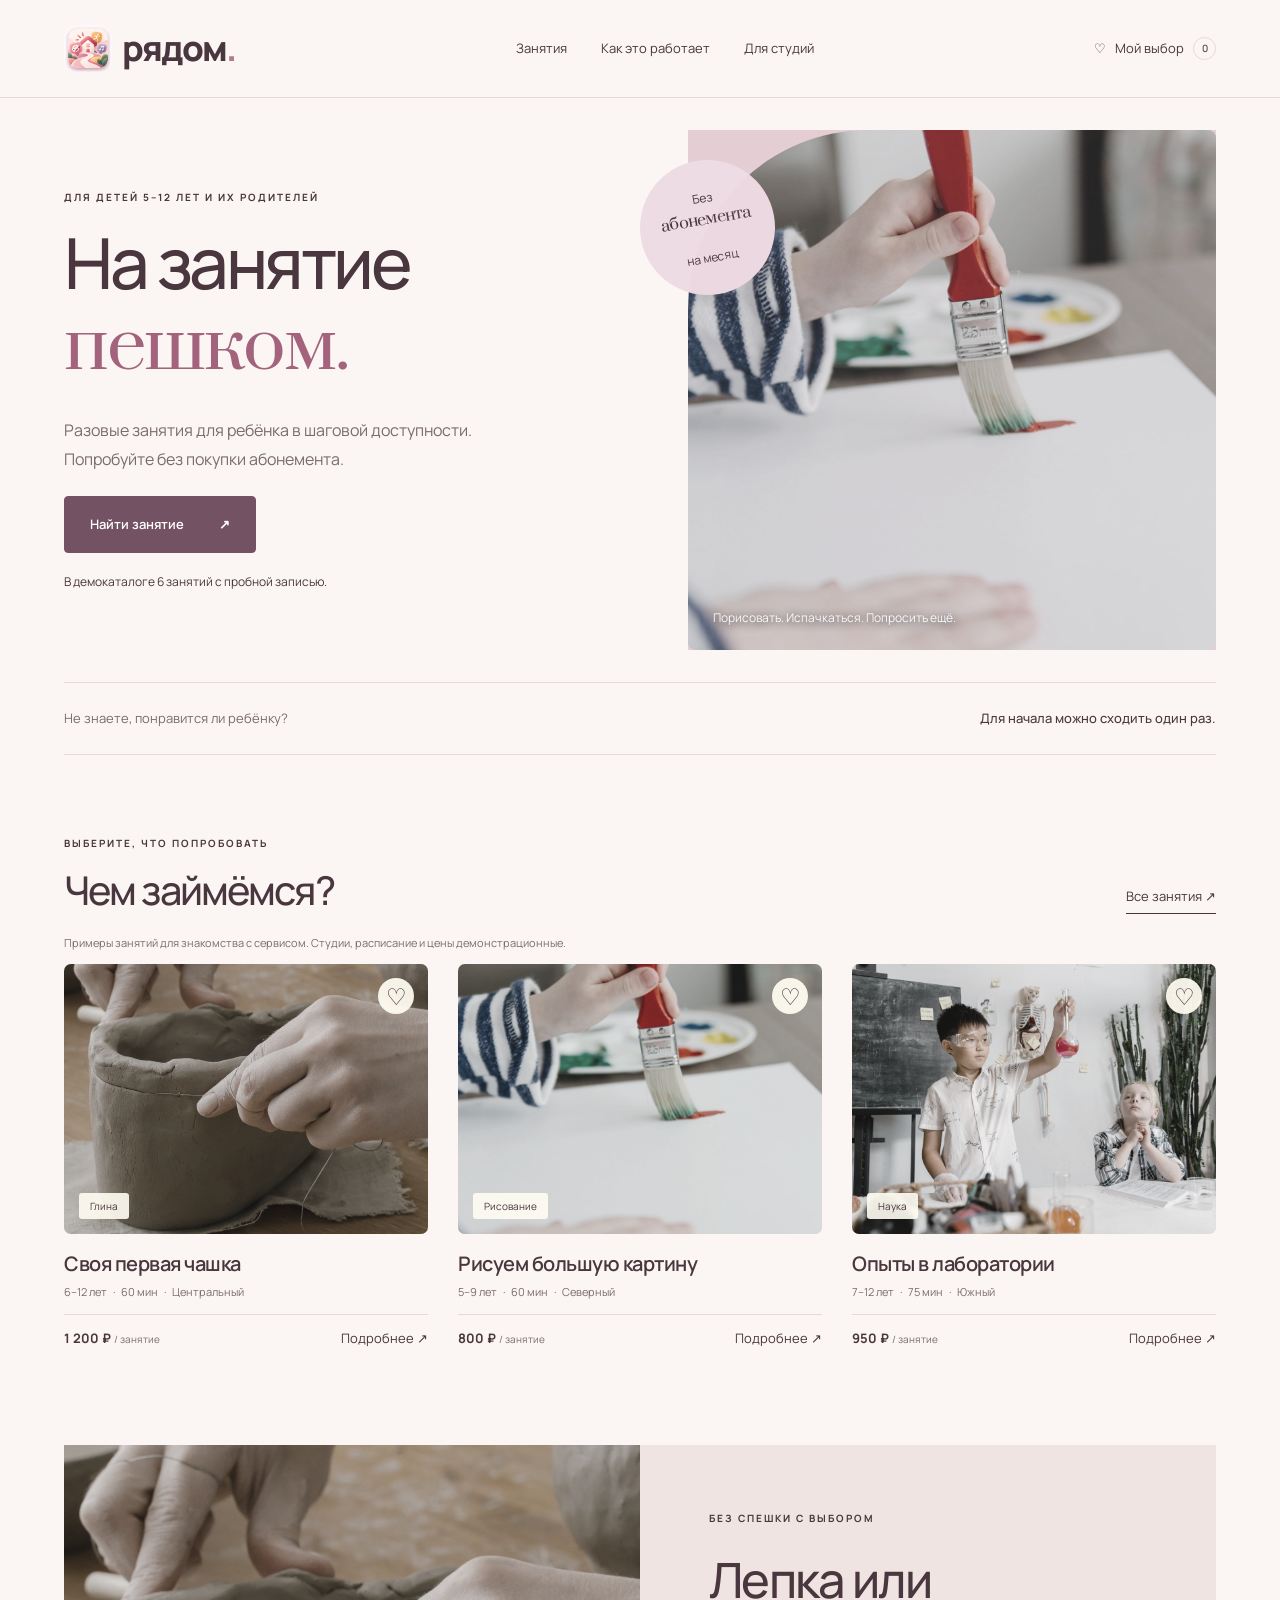
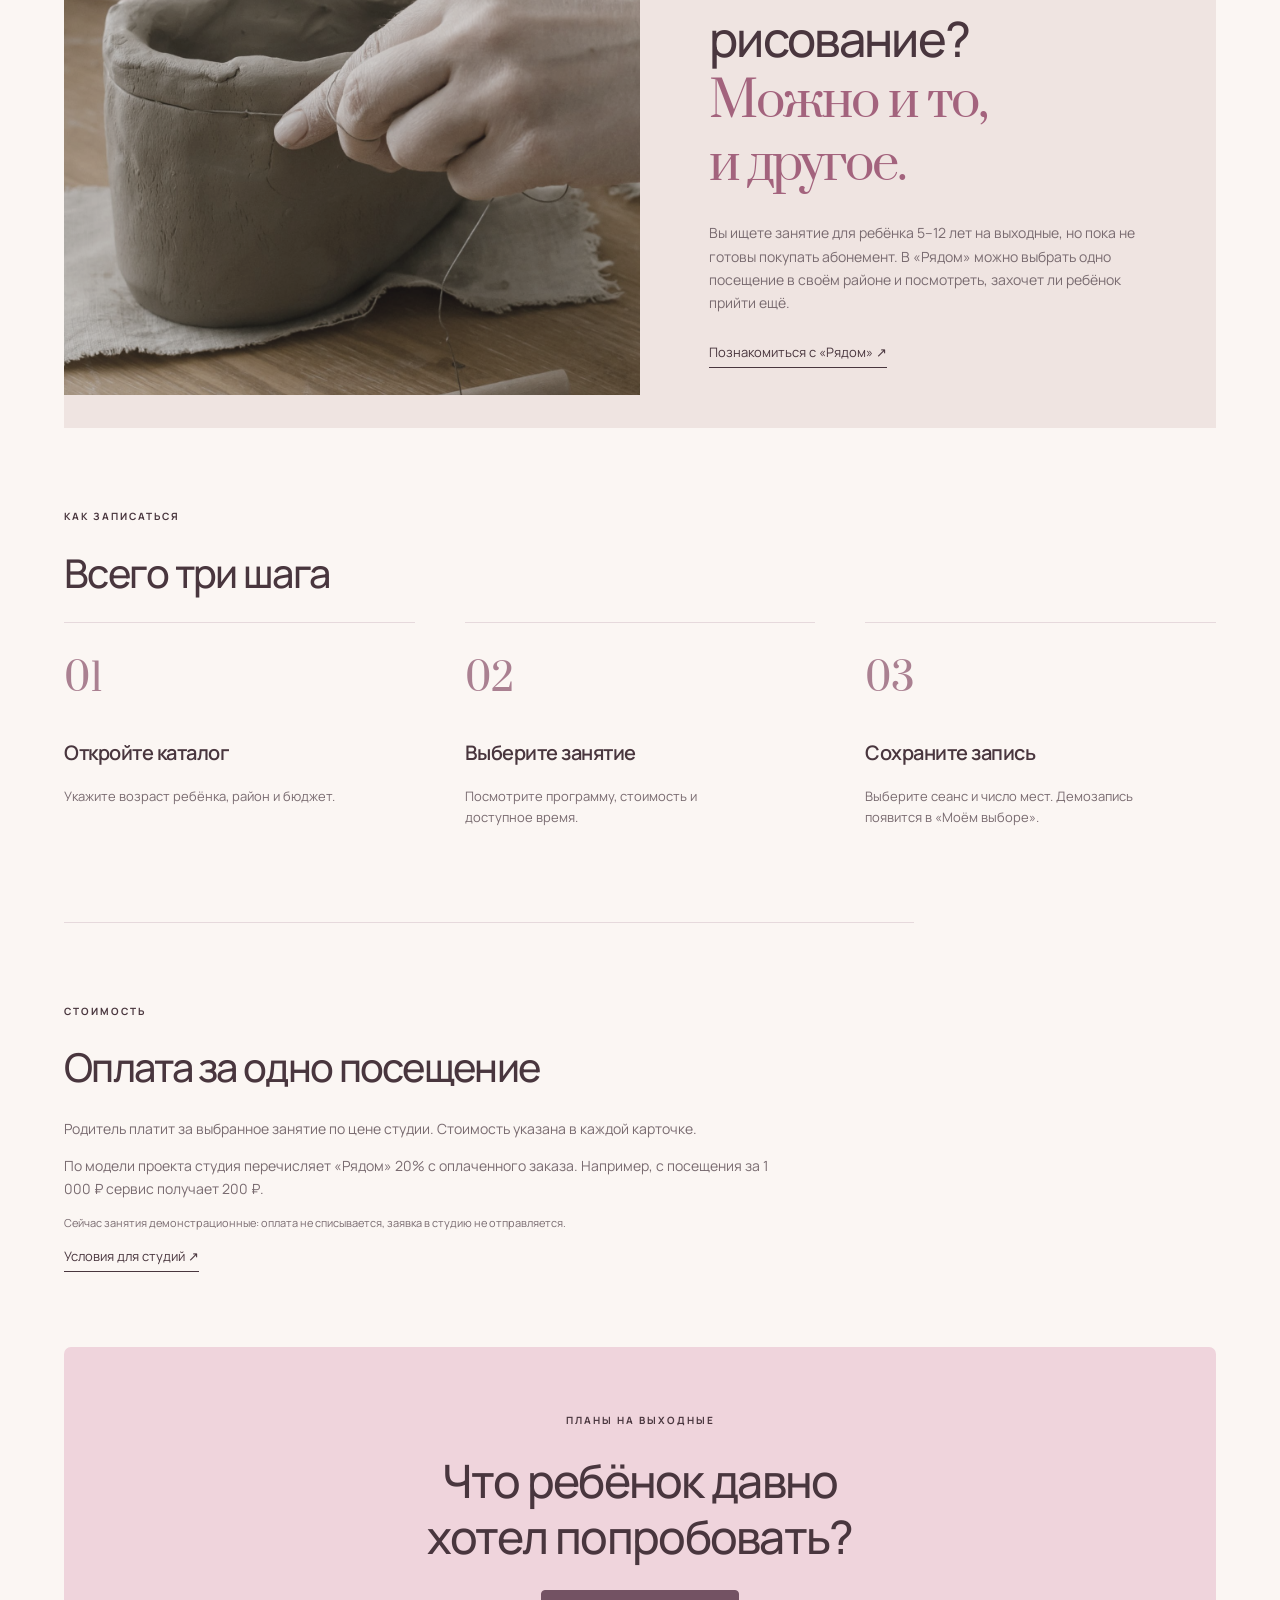
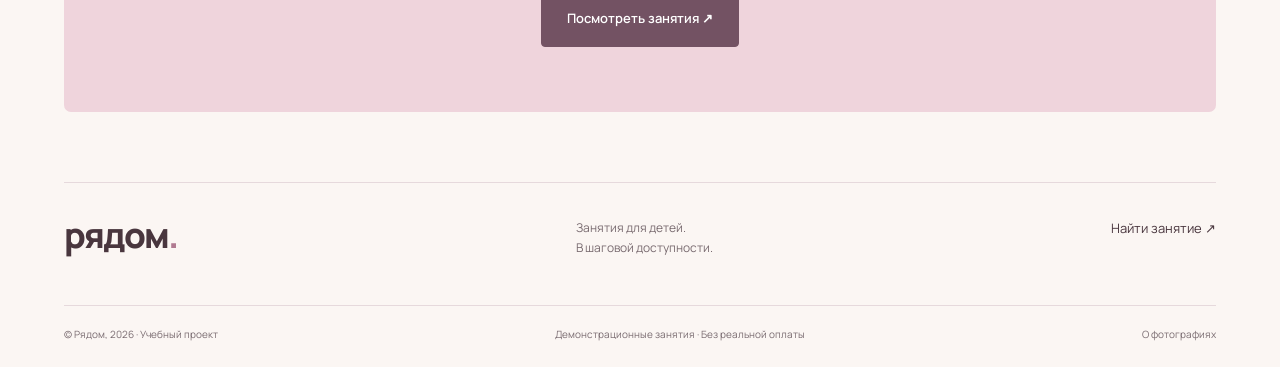
<file: index.html>
<!doctype html><html lang="ru"><head><meta charset="utf-8"><meta name="viewport" content="width=device-width,initial-scale=1"><meta name="theme-color" content="#f8f5ef"><title>Главная — Рядом</title><meta name="description" content="Рядом — витрина разовых занятий для детей 5–12 лет. Найдите новое увлечение без абонемента."><link rel="icon" href="house.jpg"><link rel="stylesheet" href="showcase.css"><script defer src="showcase.js"></script></head><body data-page="index"><a class="skip" href="#main">К содержанию</a><header class="header"><a class="logo" href="index.html"><img src="house.jpg" alt="">рядом<span>.</span></a><nav aria-label="Основная навигация"><a href="catalog.html">Занятия</a><a href="about.html">Как это работает</a><a href="partners.html">Для студий</a></nav><a class="saved-link" href="saved.html">♡ <span>Мой выбор</span><b id="saved-count">0</b></a></header><main id="main"><section class="hero"><div class="hero-copy"><span class="eyebrow">Для детей 5–12 лет и их родителей</span><h1>На занятие<br><em>пешком.</em></h1><p>Разовые занятия для ребёнка в шаговой доступности.<br>Попробуйте без покупки абонемента.</p><a class="btn" href="catalog.html">Найти занятие <span>↗</span></a><p class="hero-proof">В демокаталоге 6 занятий с пробной записью.</p></div><div class="hero-photo"><img src="painting.jpg" alt="Ребёнок рисует кистью на холсте" fetchpriority="high"><span class="photo-label">Порисовать. Испачкаться. Попросить ещё.</span><div class="photo-stamp">Без<br><em>абонемента</em><br>на месяц</div></div></section><section class="intro-line"><span>Не знаете, понравится ли ребёнку?</span><strong>Для начала можно сходить один раз.</strong></section><section class="section"><div class="section-title"><div><span class="eyebrow">Выберите, что попробовать</span><h2>Чем займёмся?</h2></div><a class="text-link" href="catalog.html">Все занятия ↗</a></div><p class="demo-note">Примеры занятий для знакомства с сервисом. Студии, расписание и цены демонстрационные.</p><div class="card-grid" id="featured"></div></section><section class="editorial"><div class="editorial-photo"><img src="pottery.jpg" alt="Руки создают изделие из глины" loading="lazy"></div><div class="editorial-copy"><span class="eyebrow">Без спешки с выбором</span><h2>Лепка или рисование?<br><em>Можно и то,<br>и другое.</em></h2><p>Вы ищете занятие для ребёнка 5–12 лет на выходные, но пока не готовы покупать абонемент. В «Рядом» можно выбрать одно посещение в своём районе и посмотреть, захочет ли ребёнок прийти ещё.</p><a class="text-link" href="about.html">Познакомиться с «Рядом» ↗</a></div></section><section class="section"><span class="eyebrow">Как записаться</span><h2>Всего три шага</h2><div class="steps"><article><span>01</span><h3>Откройте каталог</h3><p>Укажите возраст ребёнка, район и бюджет.</p></article><article><span>02</span><h3>Выберите занятие</h3><p>Посмотрите программу, стоимость и доступное время.</p></article><article><span>03</span><h3>Сохраните запись</h3><p>Выберите сеанс и число мест. Демозапись появится в «Моём выборе».</p></article></div></section><section class="section payment-summary"><span class="eyebrow">Стоимость</span><h2>Оплата за одно посещение</h2><p>Родитель платит за выбранное занятие по цене студии. Стоимость указана в каждой карточке.</p><p>По модели проекта студия перечисляет «Рядом» 20% с оплаченного заказа. Например, с посещения за 1 000 ₽ сервис получает 200 ₽.</p><p class="demo-note">Сейчас занятия демонстрационные: оплата не списывается, заявка в студию не отправляется.</p><a class="text-link" href="partners.html#model">Условия для студий ↗</a></section><section class="cta"><span class="eyebrow">Планы на выходные</span><h2>Что ребёнок давно<br>хотел попробовать?</h2><a class="btn" href="catalog.html">Посмотреть занятия ↗</a></section></main><footer><div class="footer-top"><a class="logo" href="index.html">рядом<span>.</span></a><p>Занятия для детей.<br>В шаговой доступности.</p><a href="catalog.html">Найти занятие ↗</a></div><div class="footer-bottom"><span>© Рядом, 2026 · Учебный проект</span><span>Демонстрационные занятия · Без реальной оплаты</span><a href="about.html#photos">О фотографиях</a></div></footer><div id="toast" role="status"></div></body></html>
</file>
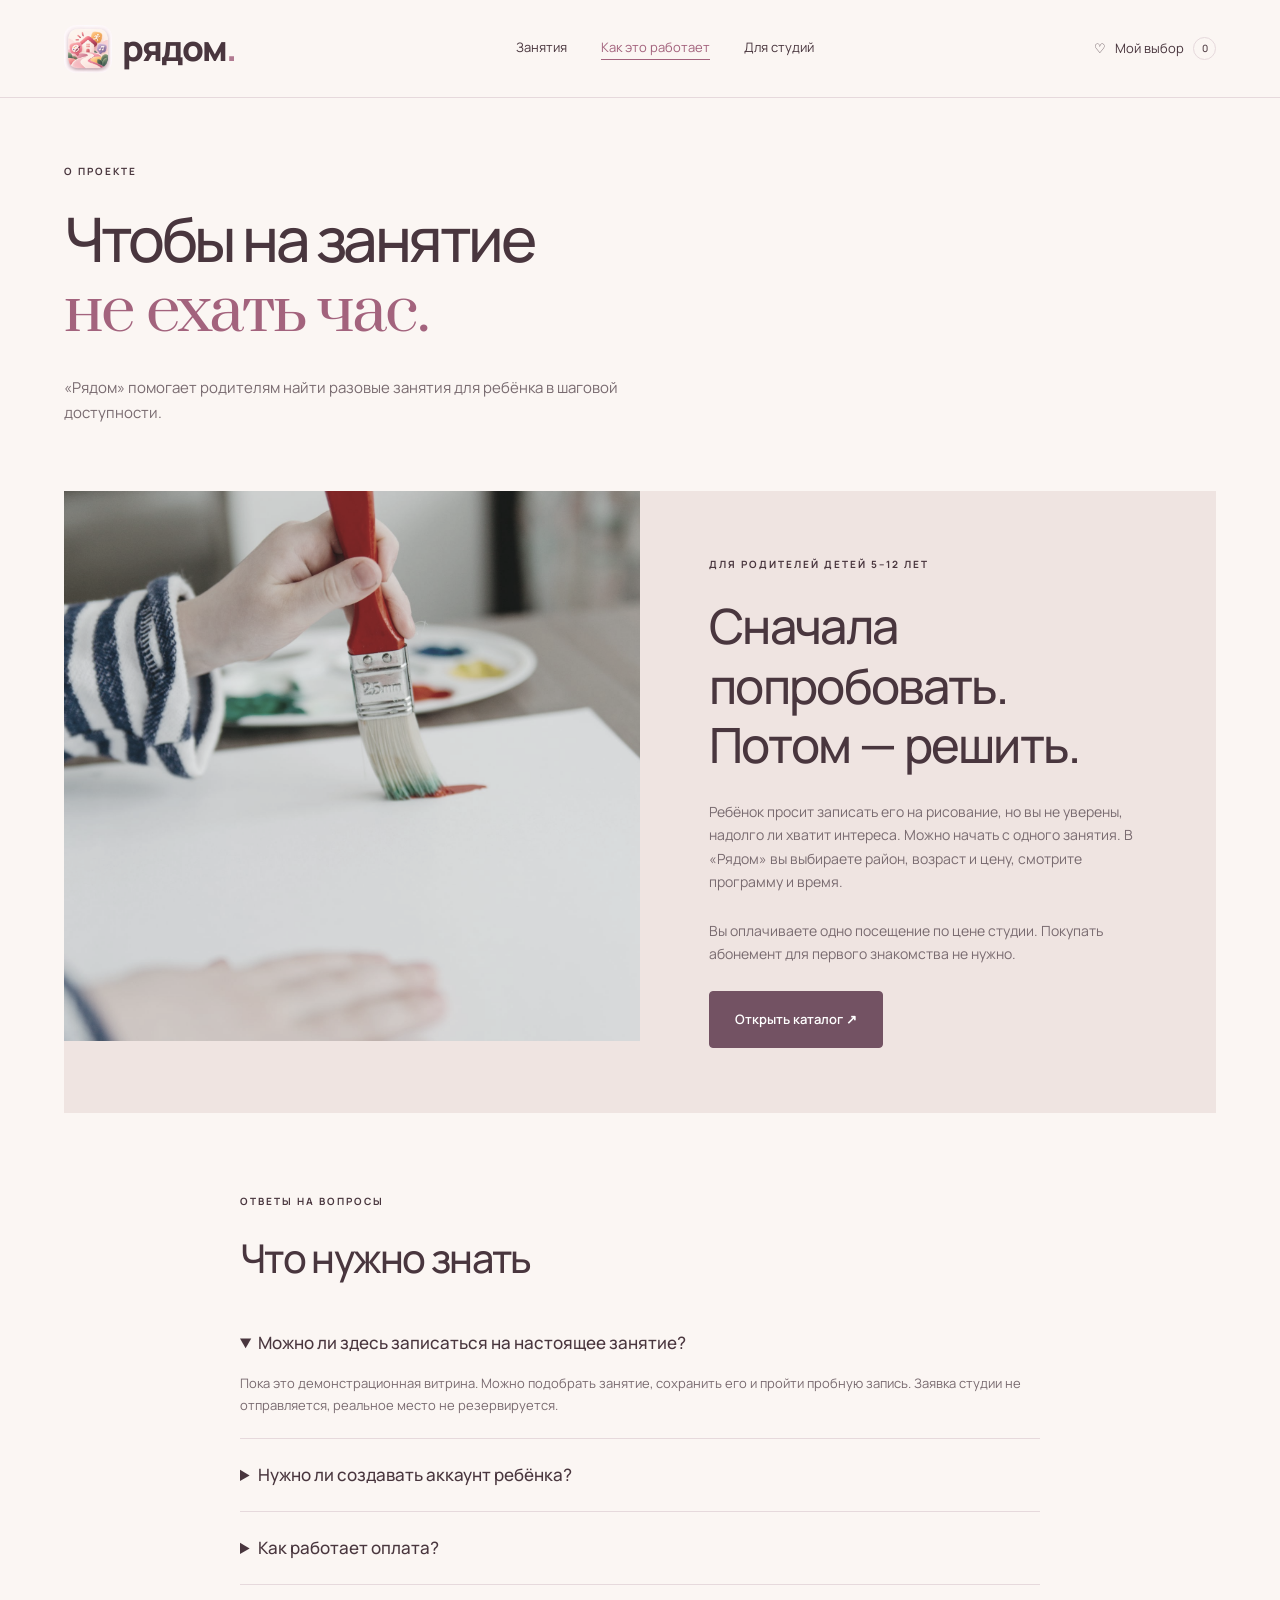
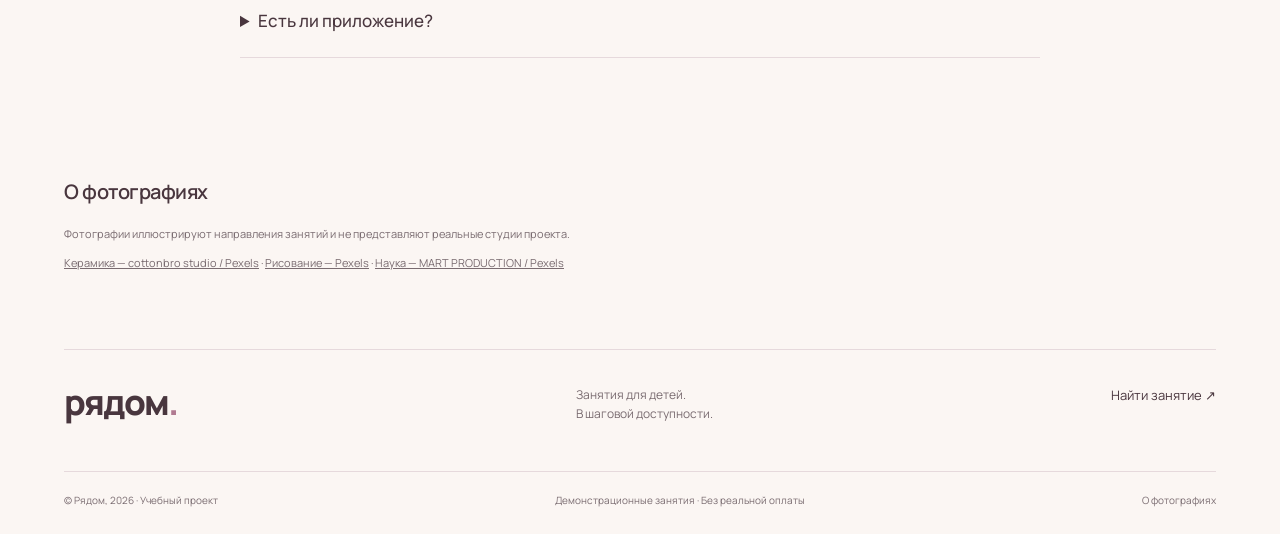
<file: about.html>
<!doctype html><html lang="ru"><head><meta charset="utf-8"><meta name="viewport" content="width=device-width,initial-scale=1"><meta name="theme-color" content="#f8f5ef"><title>О проекте — Рядом</title><meta name="description" content="Рядом — витрина разовых занятий для детей 5–12 лет. Найдите новое увлечение без абонемента."><link rel="icon" href="house.jpg"><link rel="stylesheet" href="showcase.css"><script defer src="showcase.js"></script></head><body data-page="about"><a class="skip" href="#main">К содержанию</a><header class="header"><a class="logo" href="index.html"><img src="house.jpg" alt="">рядом<span>.</span></a><nav aria-label="Основная навигация"><a href="catalog.html">Занятия</a><a href="about.html">Как это работает</a><a href="partners.html">Для студий</a></nav><a class="saved-link" href="saved.html">♡ <span>Мой выбор</span><b id="saved-count">0</b></a></header><main id="main"><section class="page-head"><span class="eyebrow">О проекте</span><h1>Чтобы на занятие<br><em>не ехать час.</em></h1><p>«Рядом» помогает родителям найти разовые занятия для ребёнка в шаговой доступности.</p></section><section class="editorial"><div class="editorial-photo"><img src="painting.jpg" alt="Рисование кистью на холсте"></div><div class="editorial-copy"><span class="eyebrow">Для родителей детей 5–12 лет</span><h2>Сначала попробовать.<br>Потом — решить.</h2><p>Ребёнок просит записать его на рисование, но вы не уверены, надолго ли хватит интереса. Можно начать с одного занятия. В «Рядом» вы выбираете район, возраст и цену, смотрите программу и время.</p><p>Вы оплачиваете одно посещение по цене студии. Покупать абонемент для первого знакомства не нужно.</p><a class="btn" href="catalog.html">Открыть каталог ↗</a></div></section><section class="section narrow"><span class="eyebrow">Ответы на вопросы</span><h2>Что нужно знать</h2><details open><summary>Можно ли здесь записаться на настоящее занятие?</summary><p>Пока это демонстрационная витрина. Можно подобрать занятие, сохранить его и пройти пробную запись. Заявка студии не отправляется, реальное место не резервируется.</p></details><details><summary>Нужно ли создавать аккаунт ребёнка?</summary><p>Нет. В демоверсии нужен только выбор возрастной группы. Имя, фотографию и дату рождения ребёнка мы не запрашиваем.</p></details><details><summary>Как работает оплата?</summary><p>В модели проекта родитель оплачивает отдельное посещение, а студия платит сервису комиссию с заказа. В этой витрине оплату не принимаем.</p></details><details><summary>Есть ли приложение?</summary><p>Есть учебный Android-прототип версии 0.5.3. Для входа, каталога и бронирований нужен работающий сервер проекта. Прототип использует тестовую оплату.</p><a class="text-link" href="ryadom-parent.apk" download>Скачать Android APK · 19,4 МБ ↓</a></details></section><section class="credits" id="photos"><h3>О фотографиях</h3><p>Фотографии иллюстрируют направления занятий и не представляют реальные студии проекта.</p><p><a href="https://www.pexels.com/photo/a-person-doing-pottery-6694323/">Керамика — cottonbro studio / Pexels</a> · <a href="https://www.pexels.com/photo/a-child-painting-using-a-paintbrush-6964715/">Рисование — Pexels</a> · <a href="https://www.pexels.com/photo/students-doing-a-science-experiment-inside-the-laboratory-8471835/">Наука — MART PRODUCTION / Pexels</a></p></section></main><footer><div class="footer-top"><a class="logo" href="index.html">рядом<span>.</span></a><p>Занятия для детей.<br>В шаговой доступности.</p><a href="catalog.html">Найти занятие ↗</a></div><div class="footer-bottom"><span>© Рядом, 2026 · Учебный проект</span><span>Демонстрационные занятия · Без реальной оплаты</span><a href="about.html#photos">О фотографиях</a></div></footer><div id="toast" role="status"></div></body></html>
</file>
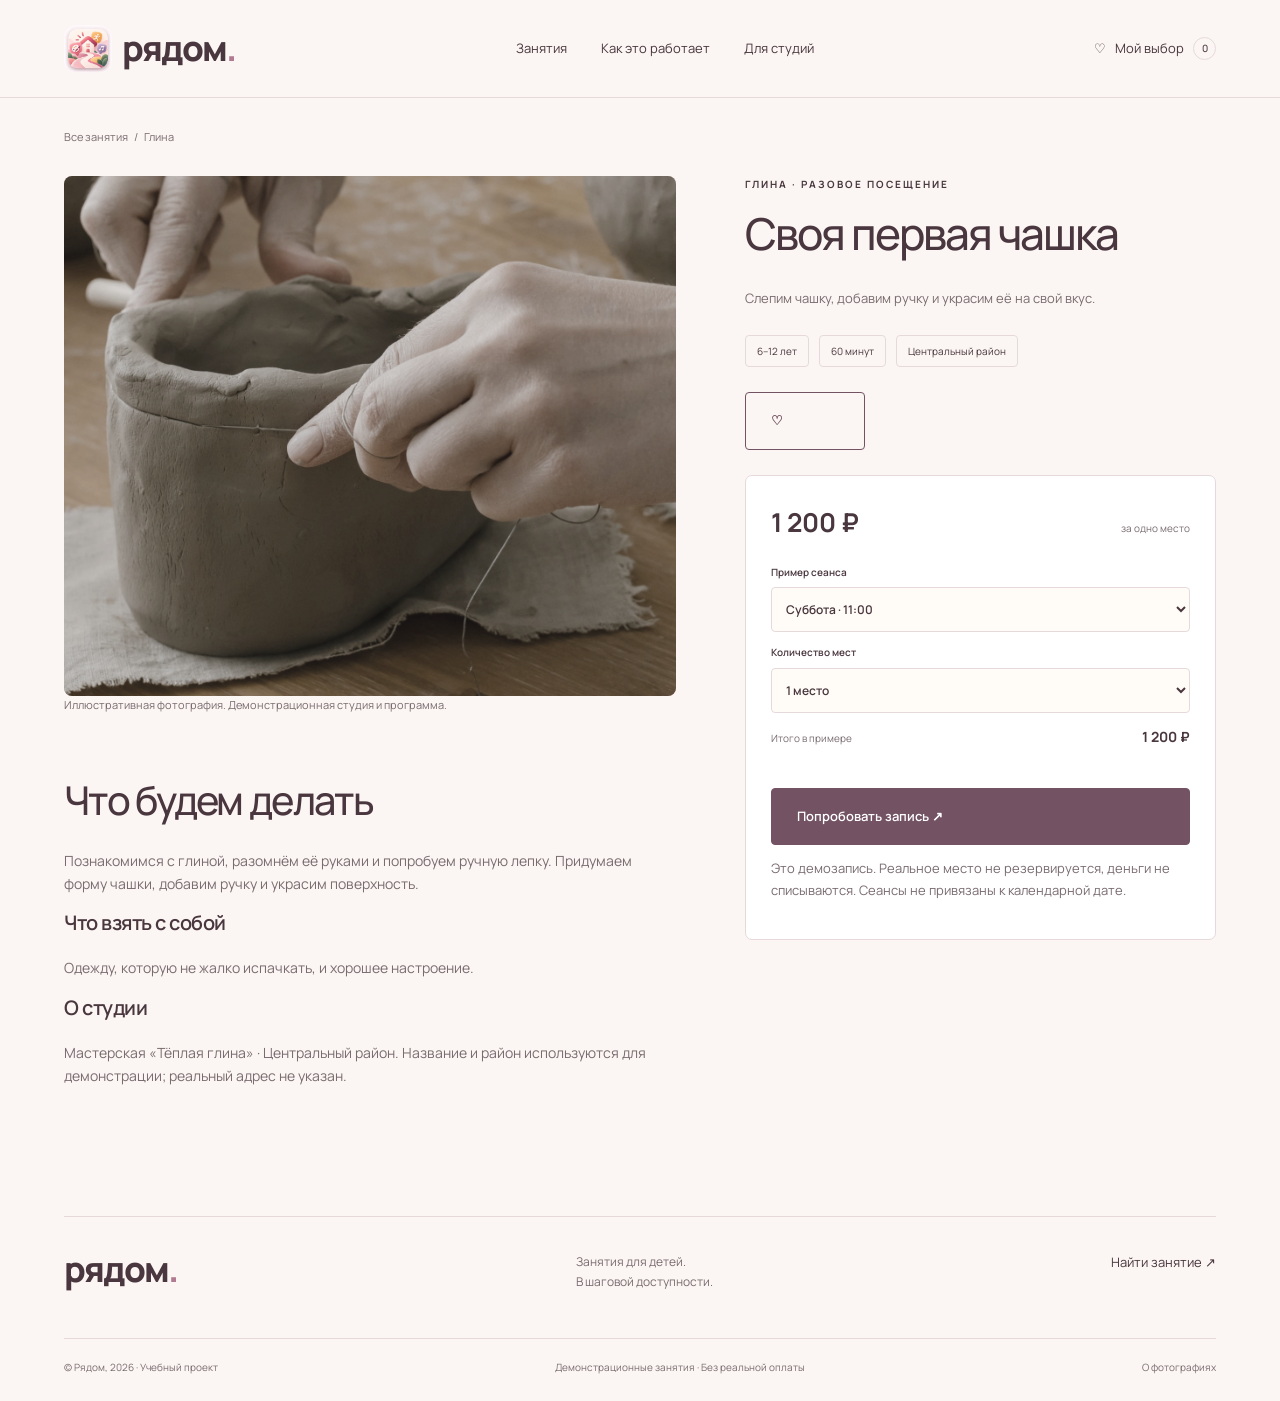
<file: activity.html>
<!doctype html><html lang="ru"><head><meta charset="utf-8"><meta name="viewport" content="width=device-width,initial-scale=1"><meta name="theme-color" content="#f8f5ef"><title>Занятие — Рядом</title><meta name="description" content="Рядом — витрина разовых занятий для детей 5–12 лет. Найдите новое увлечение без абонемента."><link rel="icon" href="house.jpg"><link rel="stylesheet" href="showcase.css"><script defer src="showcase.js"></script></head><body data-page="activity"><a class="skip" href="#main">К содержанию</a><header class="header"><a class="logo" href="index.html"><img src="house.jpg" alt="">рядом<span>.</span></a><nav aria-label="Основная навигация"><a href="catalog.html">Занятия</a><a href="about.html">Как это работает</a><a href="partners.html">Для студий</a></nav><a class="saved-link" href="saved.html">♡ <span>Мой выбор</span><b id="saved-count">0</b></a></header><main id="main"><div id="activity-content"></div></main><footer><div class="footer-top"><a class="logo" href="index.html">рядом<span>.</span></a><p>Занятия для детей.<br>В шаговой доступности.</p><a href="catalog.html">Найти занятие ↗</a></div><div class="footer-bottom"><span>© Рядом, 2026 · Учебный проект</span><span>Демонстрационные занятия · Без реальной оплаты</span><a href="about.html#photos">О фотографиях</a></div></footer><div id="toast" role="status"></div></body></html>
</file>
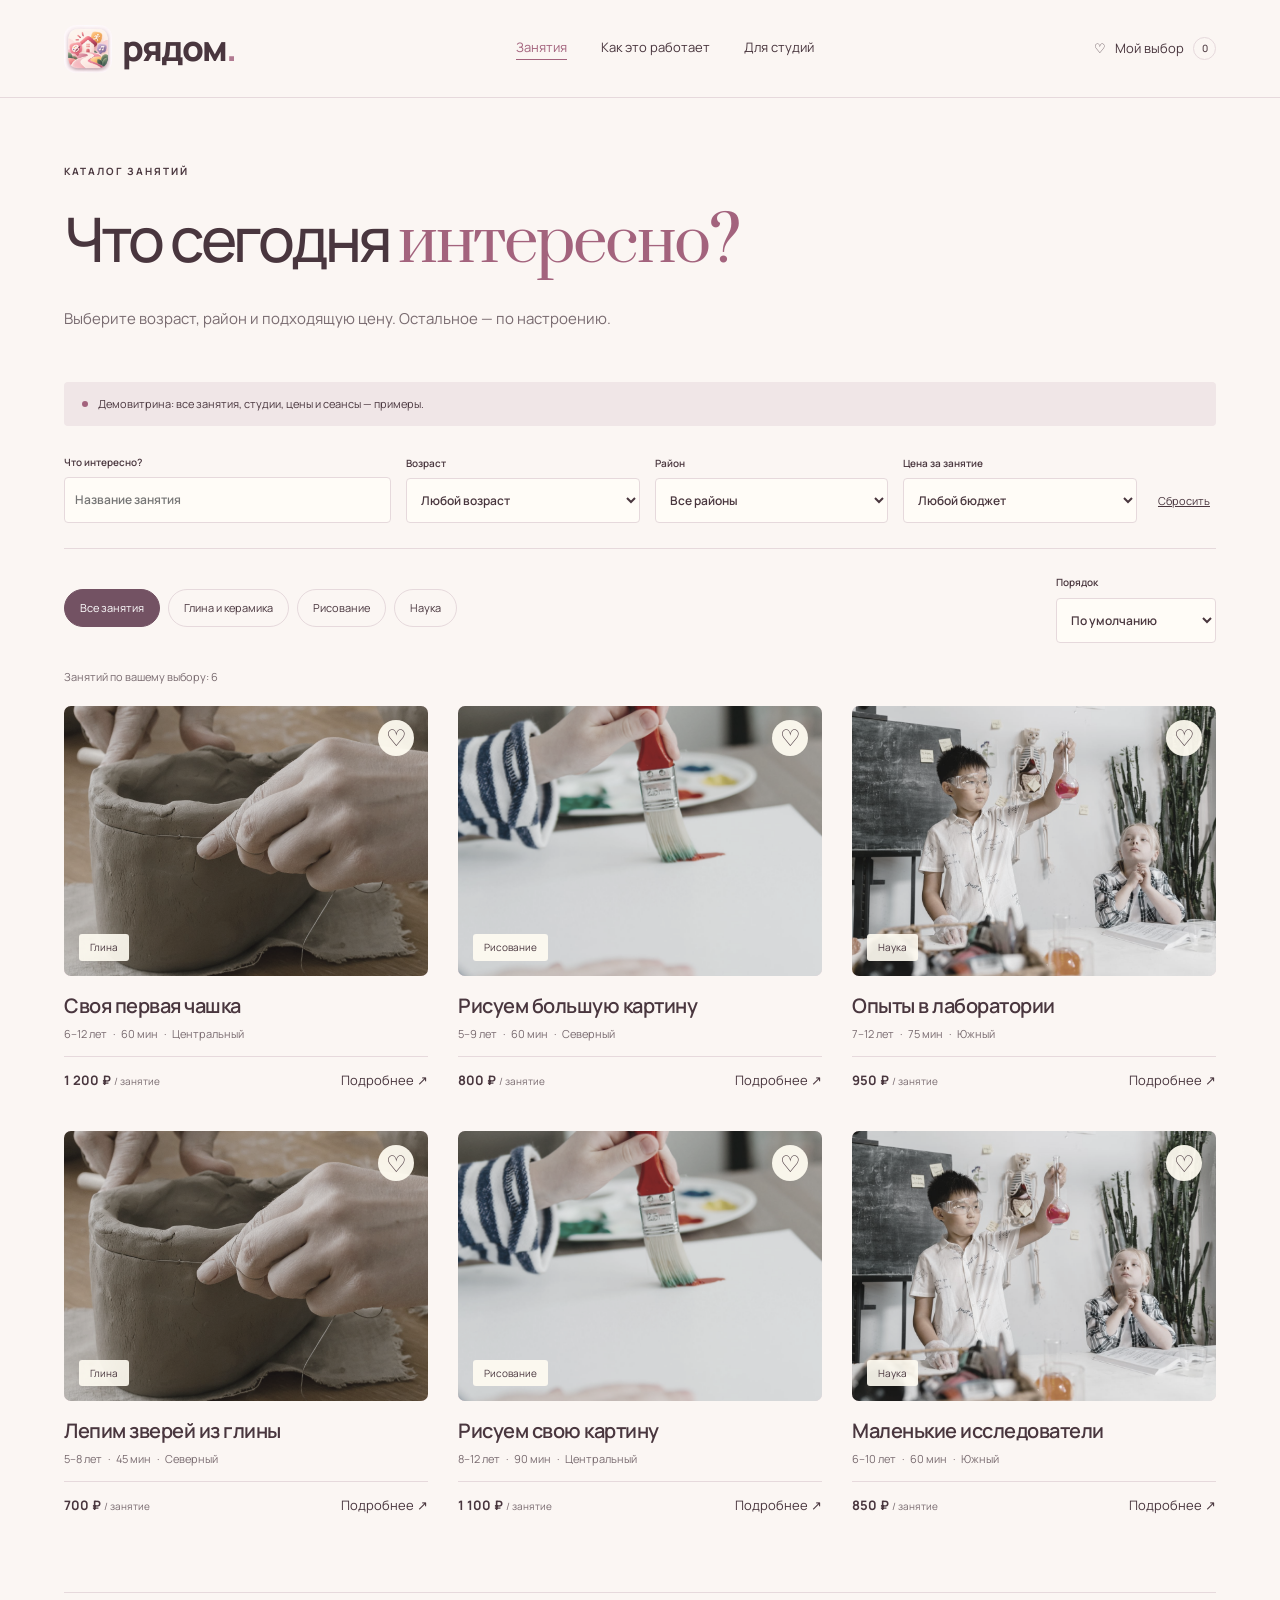
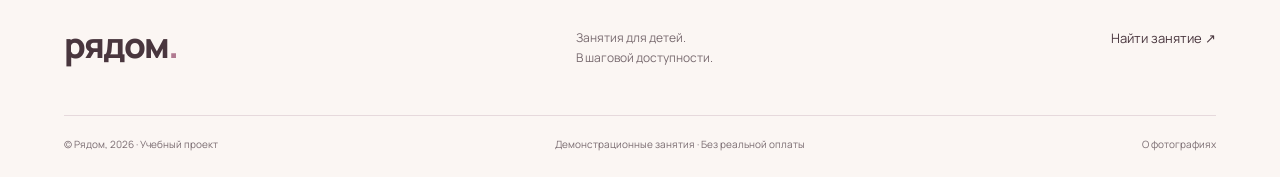
<file: catalog.html>
<!doctype html><html lang="ru"><head><meta charset="utf-8"><meta name="viewport" content="width=device-width,initial-scale=1"><meta name="theme-color" content="#f8f5ef"><title>Каталог занятий — Рядом</title><meta name="description" content="Рядом — витрина разовых занятий для детей 5–12 лет. Найдите новое увлечение без абонемента."><link rel="icon" href="house.jpg"><link rel="stylesheet" href="showcase.css"><script defer src="showcase.js"></script></head><body data-page="catalog"><a class="skip" href="#main">К содержанию</a><header class="header"><a class="logo" href="index.html"><img src="house.jpg" alt="">рядом<span>.</span></a><nav aria-label="Основная навигация"><a href="catalog.html">Занятия</a><a href="about.html">Как это работает</a><a href="partners.html">Для студий</a></nav><a class="saved-link" href="saved.html">♡ <span>Мой выбор</span><b id="saved-count">0</b></a></header><main id="main"><section class="page-head"><span class="eyebrow">Каталог занятий</span><h1>Что сегодня <em>интересно?</em></h1><p>Выберите возраст, район и подходящую цену. Остальное — по настроению.</p></section><div class="demo-banner"><span class="dot"></span> Демовитрина: все занятия, студии, цены и сеансы — примеры.</div><form class="filters" id="filters"><label>Что интересно?<input type="search" id="search" placeholder="Название занятия"></label><label>Возраст<select id="age"><option value="0">Любой возраст</option value="5">5 лет</option value="6">6 лет</option value="7">7 лет</option value="8">8 лет</option value="9">9 лет</option value="10">10 лет</option value="11">11 лет</option value="12">12 лет</option></select></label><label>Район<select id="area"><option value="all">Все районы</option><option>Центральный</option><option>Северный</option><option>Южный</option></select></label><label>Цена за занятие<select id="price"><option value="9999">Любой бюджет</option value="800">До 800 ₽</option><option value="1000">До 1 000 ₽</option><option value="1500">До 1 500 ₽</option></select></label><button type="reset" class="reset">Сбросить</button></form><div class="catalog-toolbar"><div class="chips" aria-label="Направление"><button class="chip active" data-category="all" aria-pressed="true">Все занятия</button><button class="chip" data-category="Глина" aria-pressed="false">Глина и керамика</button><button class="chip" data-category="Рисование" aria-pressed="false">Рисование</button><button class="chip" data-category="Наука" aria-pressed="false">Наука</button></div><label class="sort-label">Порядок<select id="sort"><option value="default">По умолчанию</option><option value="price">Сначала дешевле</option></select></label></div><p class="result-count" id="result-count" aria-live="polite"></p><div class="card-grid catalog-grid" id="catalog-grid"></div><div class="empty" id="empty" hidden><h2>Пока ничего не нашлось</h2><p>Попробуйте другой возраст, район или бюджет.</p><button class="btn" id="clear-filters">Сбросить фильтры</button></div></main><footer><div class="footer-top"><a class="logo" href="index.html">рядом<span>.</span></a><p>Занятия для детей.<br>В шаговой доступности.</p><a href="catalog.html">Найти занятие ↗</a></div><div class="footer-bottom"><span>© Рядом, 2026 · Учебный проект</span><span>Демонстрационные занятия · Без реальной оплаты</span><a href="about.html#photos">О фотографиях</a></div></footer><div id="toast" role="status"></div></body></html>
</file>
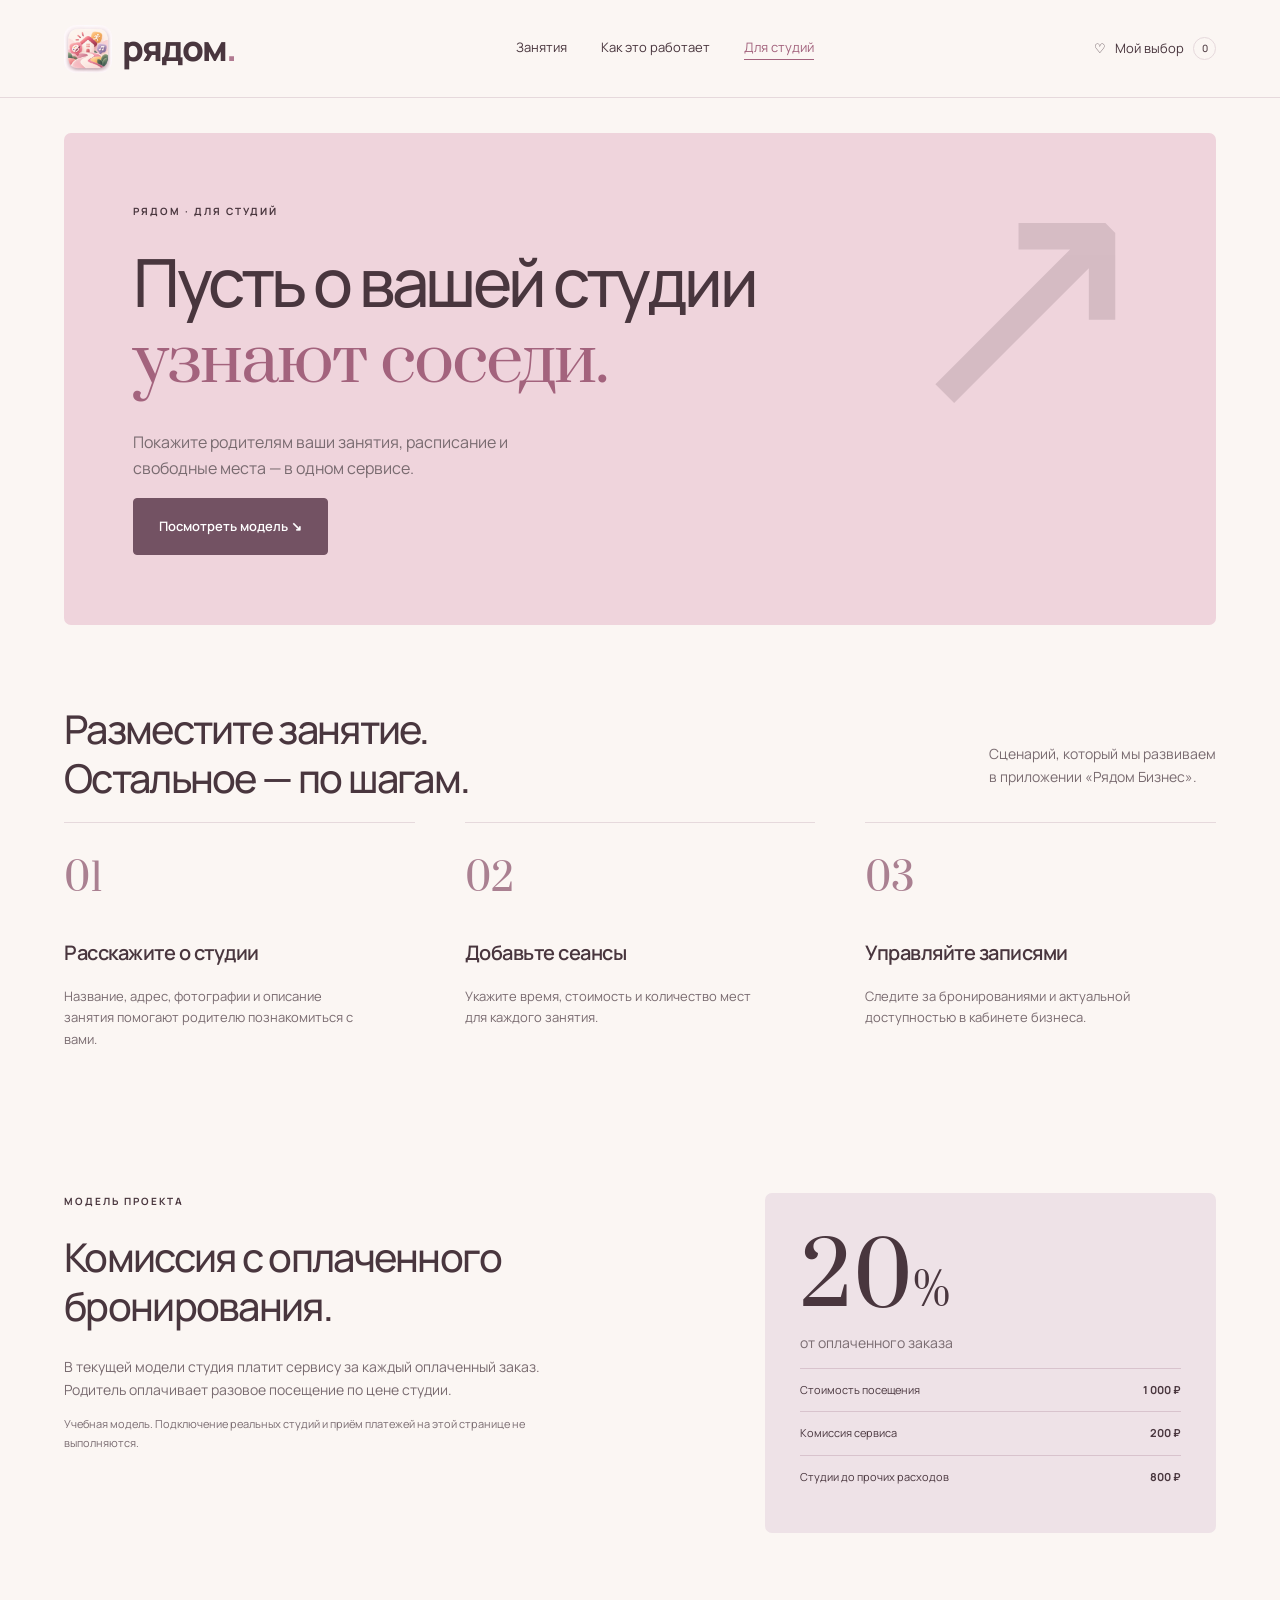
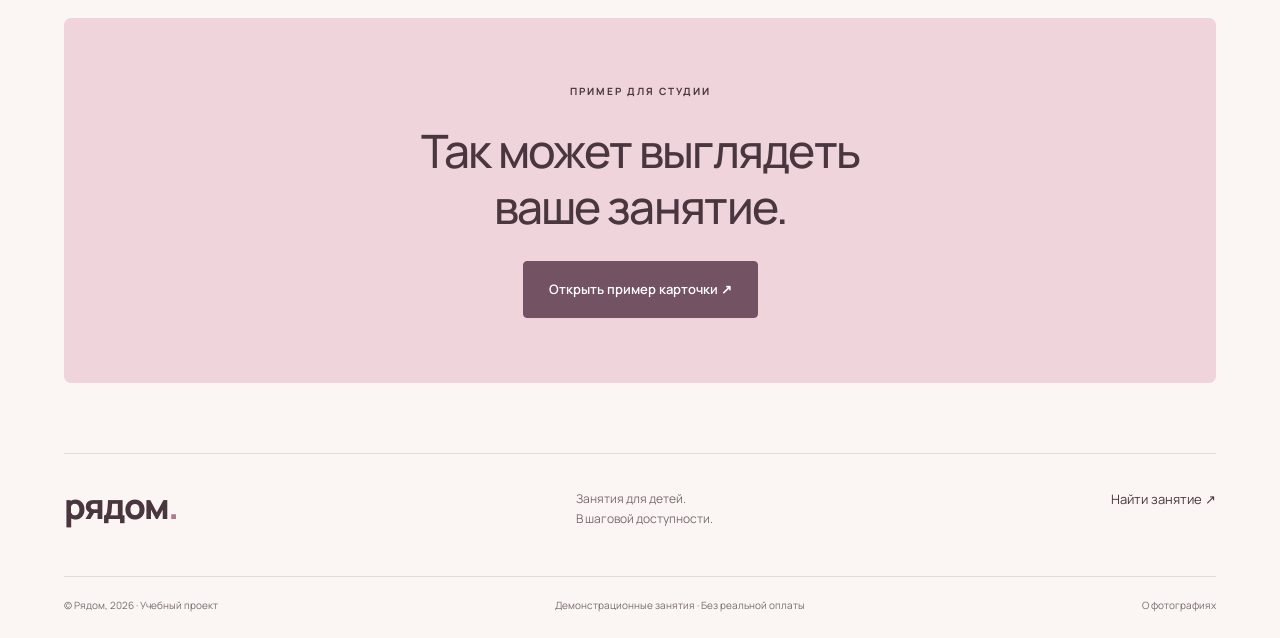
<file: partners.html>
<!doctype html><html lang="ru"><head><meta charset="utf-8"><meta name="viewport" content="width=device-width,initial-scale=1"><meta name="theme-color" content="#f8f5ef"><title>Для студий — Рядом</title><meta name="description" content="Рядом — витрина разовых занятий для детей 5–12 лет. Найдите новое увлечение без абонемента."><link rel="icon" href="house.jpg"><link rel="stylesheet" href="showcase.css"><script defer src="showcase.js"></script></head><body data-page="partners"><a class="skip" href="#main">К содержанию</a><header class="header"><a class="logo" href="index.html"><img src="house.jpg" alt="">рядом<span>.</span></a><nav aria-label="Основная навигация"><a href="catalog.html">Занятия</a><a href="about.html">Как это работает</a><a href="partners.html">Для студий</a></nav><a class="saved-link" href="saved.html">♡ <span>Мой выбор</span><b id="saved-count">0</b></a></header><main id="main"><section class="partner-hero"><span class="eyebrow">Рядом · для студий</span><h1>Пусть о вашей студии<br><em>узнают соседи.</em></h1><p>Покажите родителям ваши занятия, расписание и свободные места — в одном сервисе.</p><a class="btn" href="#model">Посмотреть модель ↘</a><span class="partner-orbit" aria-hidden="true">↗</span></section><section class="section"><div class="section-title"><h2>Разместите занятие.<br>Остальное — по шагам.</h2><p>Сценарий, который мы развиваем<br>в приложении «Рядом Бизнес».</p></div><div class="steps"><article><span>01</span><h3>Расскажите о студии</h3><p>Название, адрес, фотографии и описание занятия помогают родителю познакомиться с вами.</p></article><article><span>02</span><h3>Добавьте сеансы</h3><p>Укажите время, стоимость и количество мест для каждого занятия.</p></article><article><span>03</span><h3>Управляйте записями</h3><p>Следите за бронированиями и актуальной доступностью в кабинете бизнеса.</p></article></div></section><section class="pricing" id="model"><div><span class="eyebrow">Модель проекта</span><h2>Комиссия с оплаченного<br>бронирования.</h2><p>В текущей модели студия платит сервису за каждый оплаченный заказ. Родитель оплачивает разовое посещение по цене студии.</p><p class="demo-note">Учебная модель. Подключение реальных студий и приём платежей на этой странице не выполняются.</p></div><div class="price-panel"><strong>20<span>%</span></strong><p>от оплаченного заказа</p><div><span>Стоимость посещения</span><b>1 000 ₽</b></div><div><span>Комиссия сервиса</span><b>200 ₽</b></div><div><span>Студии до прочих расходов</span><b>800 ₽</b></div></div></section><section class="cta"><span class="eyebrow">Пример для студии</span><h2>Так может выглядеть<br>ваше занятие.</h2><a class="btn" href="activity.html?id=clay">Открыть пример карточки ↗</a></section></main><footer><div class="footer-top"><a class="logo" href="index.html">рядом<span>.</span></a><p>Занятия для детей.<br>В шаговой доступности.</p><a href="catalog.html">Найти занятие ↗</a></div><div class="footer-bottom"><span>© Рядом, 2026 · Учебный проект</span><span>Демонстрационные занятия · Без реальной оплаты</span><a href="about.html#photos">О фотографиях</a></div></footer><div id="toast" role="status"></div></body></html>
</file>
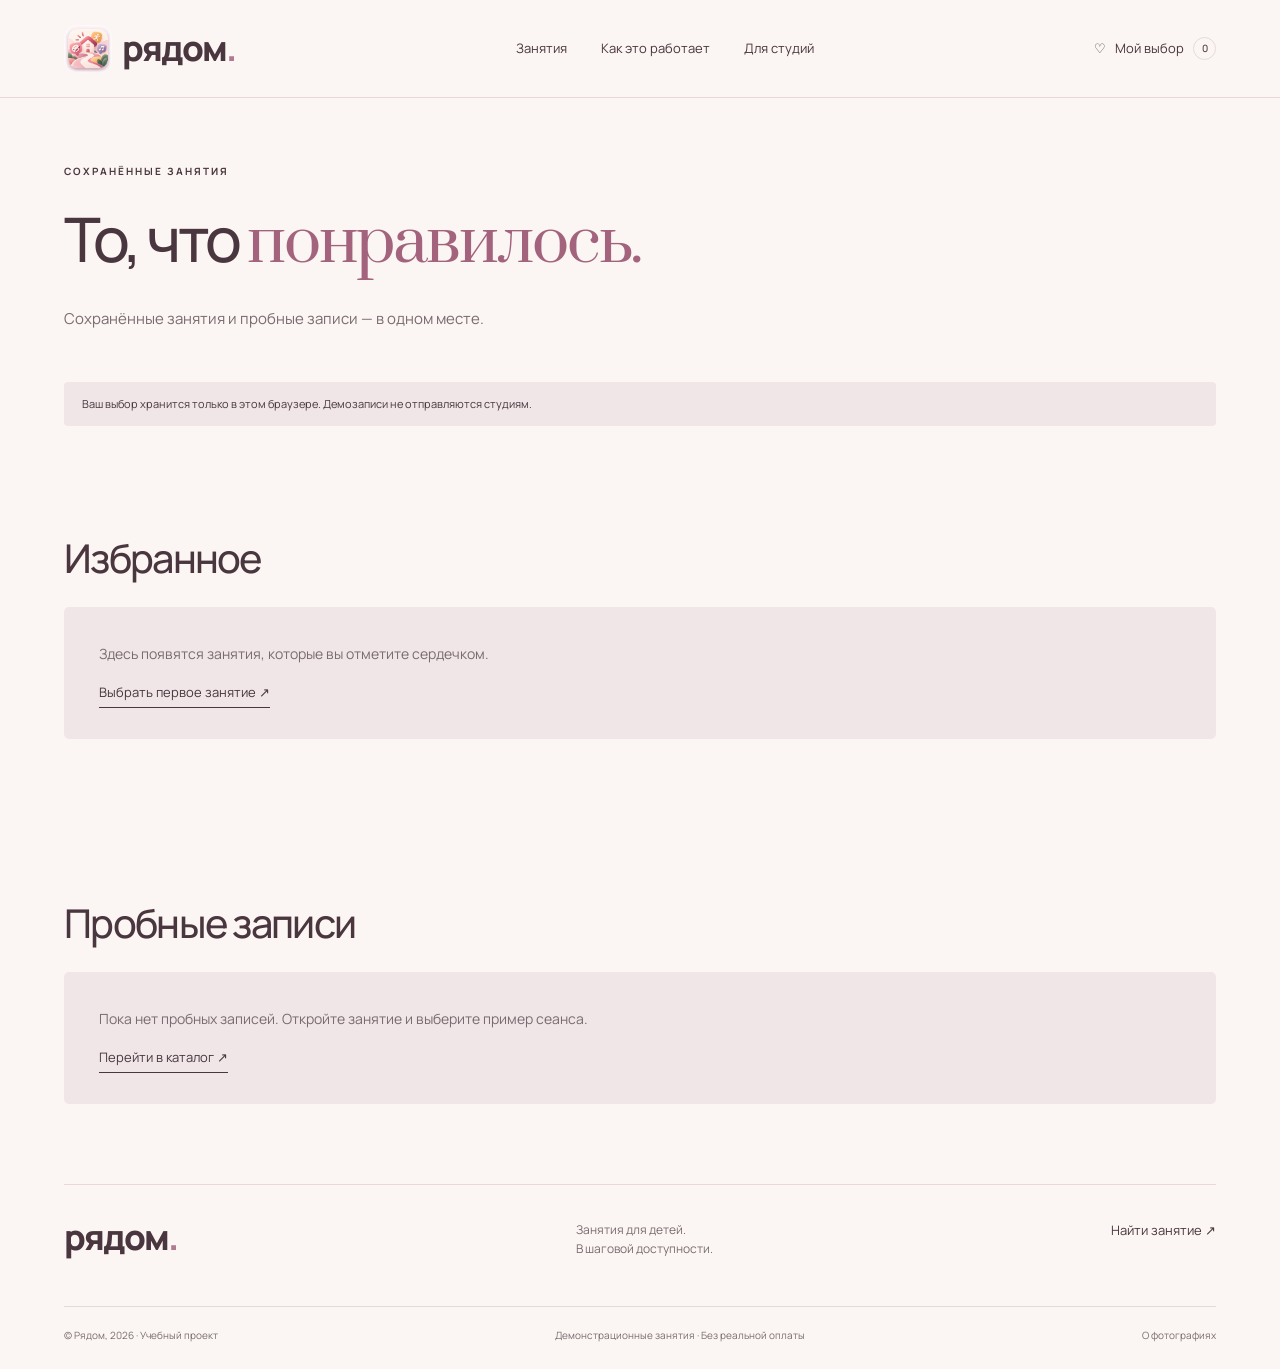
<file: saved.html>
<!doctype html><html lang="ru"><head><meta charset="utf-8"><meta name="viewport" content="width=device-width,initial-scale=1"><meta name="theme-color" content="#f8f5ef"><title>Мой выбор — Рядом</title><meta name="description" content="Рядом — витрина разовых занятий для детей 5–12 лет. Найдите новое увлечение без абонемента."><link rel="icon" href="house.jpg"><link rel="stylesheet" href="showcase.css"><script defer src="showcase.js"></script></head><body data-page="saved"><a class="skip" href="#main">К содержанию</a><header class="header"><a class="logo" href="index.html"><img src="house.jpg" alt="">рядом<span>.</span></a><nav aria-label="Основная навигация"><a href="catalog.html">Занятия</a><a href="about.html">Как это работает</a><a href="partners.html">Для студий</a></nav><a class="saved-link" href="saved.html">♡ <span>Мой выбор</span><b id="saved-count">0</b></a></header><main id="main"><section class="page-head"><span class="eyebrow">Сохранённые занятия</span><h1>То, что <em>понравилось.</em></h1><p>Сохранённые занятия и пробные записи — в одном месте.</p></section><div class="demo-banner">Ваш выбор хранится только в этом браузере. Демозаписи не отправляются студиям.</div><section class="section"><h2>Избранное</h2><div class="card-grid" id="saved-grid"></div></section><section class="section"><h2>Пробные записи</h2><div id="bookings"></div></section></main><footer><div class="footer-top"><a class="logo" href="index.html">рядом<span>.</span></a><p>Занятия для детей.<br>В шаговой доступности.</p><a href="catalog.html">Найти занятие ↗</a></div><div class="footer-bottom"><span>© Рядом, 2026 · Учебный проект</span><span>Демонстрационные занятия · Без реальной оплаты</span><a href="about.html#photos">О фотографиях</a></div></footer><div id="toast" role="status"></div></body></html>
</file>
<file: showcase.css>
@import url('https://fonts.googleapis.com/css2?family=Manrope:wght@400;500;600;700;800&family=Prata&display=swap');
:root{--bg:#f8f5ef;--ink:#302d2a;--muted:#706b65;--line:#ded9d0;--pink:#efc7bb;--terra:#985d4b;--sage:#e3e7dc}*{box-sizing:border-box}html{scroll-behavior:smooth;scroll-padding-top:100px}body{margin:0;background:var(--bg);color:var(--ink);font-family:Manrope,Arial,sans-serif;font-size:14px;line-height:1.65}a{color:inherit;text-decoration:none}button,input,select{font:inherit;color:inherit}button,a,input,select,summary{-webkit-tap-highlight-color:transparent}button{cursor:pointer}img{display:block;width:100%;height:100%;object-fit:cover}button:focus-visible,a:focus-visible,input:focus-visible,select:focus-visible,summary:focus-visible{outline:3px solid var(--terra);outline-offset:4px}.header{height:98px;max-width:1440px;padding:0 5%;margin:auto;display:flex;align-items:center;justify-content:space-between;border-bottom:1px solid var(--line);gap:20px}.logo{font-weight:800;font-size:35px;letter-spacing:-2px;display:flex;align-items:center;line-height:1}.logo span{color:#b17666}.logo img{width:35px;height:35px;margin-right:9px;border-radius:50%}.header nav{display:flex;gap:34px;font-size:13px}.header nav a:hover,.text-link:hover{color:var(--terra)}.saved-link{display:flex;gap:9px;align-items:center;font-size:13px}.saved-link b{border:1px solid var(--line);border-radius:50%;font-size:10px;width:23px;height:23px;display:grid;place-items:center;font-weight:500}main{max-width:1440px;margin:auto;padding:0 5%}.eyebrow{font-size:10px;text-transform:uppercase;letter-spacing:2px;font-weight:700;display:block;margin-bottom:24px}h1,h2,h3,p{margin-top:0}h1{font-size:clamp(42px,5.2vw,74px);font-weight:500;letter-spacing:-3.5px;line-height:1.13;margin-bottom:30px}h2{font-size:clamp(30px,3.1vw,44px);line-height:1.22;letter-spacing:-1.7px;font-weight:500;margin-bottom:25px}h3{font-size:20px;line-height:1.35;letter-spacing:-.5px;font-weight:600}em{font-family:Prata,Georgia,serif;font-style:normal;font-weight:400;color:var(--terra);letter-spacing:-2px}p{color:var(--muted)}.btn{display:inline-flex;justify-content:space-between;align-items:center;gap:35px;padding:17px 25px;background:var(--ink);border:1px solid var(--ink);color:white;border-radius:4px;font-size:13px;font-weight:600;transition:background .2s,transform .2s}.btn:hover{background:#514338;transform:translateY(-2px)}.btn.secondary{background:transparent;color:var(--ink)}.text-link{border-bottom:1px solid var(--ink);padding-bottom:6px;font-size:13px}.hero{display:grid;grid-template-columns:1.05fr 1fr;gap:6%;padding:60px 0 65px;align-items:center}.hero-copy{padding:20px 0}.hero p{font-size:16px;line-height:1.8;margin-bottom:30px}.hero-photo{height:560px;position:relative}.hero-photo>img{border-radius:180px 8px 8px 8px;object-position:50% 45%}.photo-label{position:absolute;left:25px;bottom:22px;color:white;font-size:12px;text-shadow:0 1px 10px #000}.photo-stamp{position:absolute;left:-48px;top:30px;background:var(--sage);border-radius:50%;width:135px;height:135px;display:flex;flex-direction:column;justify-content:center;align-items:center;font-size:12px;line-height:1.5;transform:rotate(-10deg)}.photo-stamp em{font-size:21px;letter-spacing:-.5px;color:var(--ink)}.hero-meta{display:flex;gap:13px;align-items:center;font-size:10px;margin-top:35px;color:var(--muted)}.hero-meta i{height:3px;width:3px;border-radius:50%;background:var(--terra)}.intro-line{padding:25px 0;border-top:1px solid var(--line);border-bottom:1px solid var(--line);display:flex;justify-content:space-between;font-size:13px;gap:20px}.intro-line span{color:var(--muted)}.intro-line strong{font-weight:500}.section{padding:80px 0}.section-title{display:flex;align-items:end;justify-content:space-between;gap:30px;margin-bottom:20px}.section-title h2{margin-bottom:0}.section-title .eyebrow{margin-bottom:14px}.demo-note{font-size:11px;color:var(--muted);line-height:1.7}.card-grid{display:grid;grid-template-columns:repeat(3,1fr);gap:30px}.card{position:relative;min-width:0}.card-photo{height:270px;overflow:hidden;position:relative;border-radius:7px;background:#e5ded3}.card-photo img{transition:transform .45s}.card:hover .card-photo img{transform:scale(1.035)}.card:nth-child(2n) .card-photo img{object-position:70% 50%}.category-label{position:absolute;left:15px;bottom:15px;background:#fffcf2e8;font-size:10px;padding:5px 11px;border-radius:3px}.heart{position:absolute;right:14px;top:14px;z-index:2;width:36px;height:36px;border:0;border-radius:50%;background:#fffcf2ef;font-size:23px;line-height:1;display:grid;place-items:center}.heart[aria-pressed=true]{color:#a34e46;background:#f4cdc4}.card h3{margin:16px 0 6px;font-size:20px}.card p{font-size:11px;margin-bottom:13px}.card-foot{border-top:1px solid var(--line);padding-top:13px;display:flex;justify-content:space-between;font-size:13px}.card-foot small{font-size:10px;color:var(--muted);font-weight:400}.editorial{display:grid;grid-template-columns:1fr 1fr;background:#ebe5db;margin:15px 0 0}.editorial-photo{height:550px}.editorial-copy{padding:65px 12%;align-self:center}.editorial-copy p{font-size:14px;margin:26px 0}.editorial-copy h2{font-size:clamp(30px,3.8vw,53px)}.steps{display:grid;grid-template-columns:repeat(3,1fr);gap:50px}.steps article{border-top:1px solid var(--line);padding-top:25px}.steps article>span{font-family:Prata,serif;font-size:38px;color:#b48f7f;display:block;margin-bottom:28px}.steps p{font-size:13px;max-width:290px}.cta{text-align:center;background:var(--pink);padding:65px 20px;margin:0 0 70px;border-radius:7px}.cta h2{font-size:clamp(30px,3.6vw,49px)}footer{max-width:1440px;margin:auto;padding:0 5% 25px}.footer-top{border-top:1px solid var(--line);padding:35px 0;display:flex;justify-content:space-between;align-items:start}.footer-top p{font-size:12px}.footer-top>a:last-child{font-size:13px}.footer-bottom{border-top:1px solid var(--line);padding-top:20px;display:flex;justify-content:space-between;gap:20px;color:var(--muted);font-size:10px}.page-head{padding:65px 0 35px;max-width:900px}.page-head h1{font-size:clamp(39px,4.8vw,63px)}.page-head p{max-width:600px;font-size:15px}.demo-banner{padding:13px 18px;background:#eee9e1;font-size:11px;border-radius:4px;margin-bottom:28px;display:flex;gap:10px;align-items:center}.dot{display:inline-block;width:6px;height:6px;background:var(--terra);border-radius:50%}.filters{display:grid;grid-template-columns:1.4fr 1fr 1fr 1fr auto;gap:15px;align-items:end;padding-bottom:25px;border-bottom:1px solid var(--line)}label{font-size:10px;display:flex;flex-direction:column;gap:7px;font-weight:600}input,select{width:100%;padding:12px 10px;border:1px solid var(--line);background:#fffcf7;border-radius:4px;font-size:12px;min-height:44px}.reset{border:0;background:transparent;text-decoration:underline;font-size:11px;min-height:44px}.catalog-toolbar{display:flex;justify-content:space-between;align-items:center;gap:20px;padding:25px 0 5px}.chips{display:flex;flex-wrap:wrap;gap:8px}.chip{background:none;border:1px solid var(--line);padding:9px 15px;border-radius:40px;font-size:11px}.chip.active{background:var(--ink);color:white;border-color:var(--ink)}.sort-label{min-width:160px}.result-count{font-size:11px;margin:20px 0}.catalog-grid{padding-bottom:75px;row-gap:40px}.empty{text-align:center;padding:55px 15px 90px}.empty[hidden]{display:none}.breadcrumbs{font-size:11px;padding:30px 0;color:var(--muted)}.activity-layout{display:grid;grid-template-columns:1.3fr 1fr;gap:6%;padding-bottom:65px;align-items:start}.detail-photo{height:520px;border-radius:8px;overflow:hidden}.detail-info h1{font-size:44px;letter-spacing:-2px}.detail-info .eyebrow{margin-bottom:16px}.detail-info p{font-size:13px}.facts{display:flex;flex-wrap:wrap;gap:10px;margin:25px 0}.facts span{border:1px solid var(--line);border-radius:4px;padding:7px 11px;font-size:10px}.booking-box{background:white;border:1px solid var(--line);border-radius:7px;padding:25px;margin-top:25px}.booking-price{display:flex;justify-content:space-between;align-items:baseline;margin-bottom:20px}.booking-price strong{font-size:26px}.booking-price span{font-size:10px;color:var(--muted)}.booking-box form{display:grid;gap:12px}.booking-box .btn{width:100%;margin-top:8px}.detail-story{max-width:750px;padding:50px 0}.detail-story p,.detail-story li{color:var(--muted);font-size:14px}.detail-story li{margin:9px 0}.narrow{max-width:800px;margin:auto}details{border-bottom:1px solid var(--line);padding:22px 0}summary{cursor:pointer;font-size:17px;font-weight:500}details p{padding-top:16px;margin-bottom:0;font-size:13px}.credits{font-size:11px;padding:40px 0 65px}.credits a{text-decoration:underline}.partner-hero{position:relative;background:var(--pink);padding:70px 6%;margin-top:35px;overflow:hidden;border-radius:7px}.partner-hero h1{position:relative;z-index:1}.partner-hero p{max-width:440px;font-size:16px}.partner-orbit{position:absolute;font-family:Georgia,serif;font-size:320px;right:5%;top:10px;opacity:.15;line-height:1}.pricing{display:grid;grid-template-columns:1.3fr 1fr;gap:10%;padding:50px 0 85px}.pricing p{max-width:510px}.price-panel{background:var(--sage);padding:35px;border-radius:7px}.price-panel>strong{font-family:Prata,serif;font-size:86px;line-height:1.2;font-weight:400}.price-panel>strong span{font-size:45px}.price-panel>div{display:flex;justify-content:space-between;gap:20px;padding:12px 0;border-top:1px solid #c6cdbe;font-size:11px}.booking-record{display:flex;justify-content:space-between;align-items:center;gap:20px;padding:22px;border:1px solid var(--line);margin:15px 0;border-radius:5px}.booking-record h3{margin-bottom:6px}.booking-record p{margin:0;font-size:12px}.booking-record button{background:transparent;border:0;text-decoration:underline;font-size:12px}.notice{padding:35px;background:#eee9e1;border-radius:5px}.notice p{margin:0 0 15px}.skip{position:fixed;top:-100px;left:10px;background:white;padding:10px;z-index:99}.skip:focus{top:10px}#toast{position:fixed;bottom:22px;left:50%;transform:translate(-50%,15px);background:var(--ink);color:white;padding:12px 22px;font-size:12px;border-radius:5px;opacity:0;pointer-events:none;transition:all .2s;z-index:40;max-width:90%;text-align:center}#toast.visible{opacity:1;transform:translate(-50%,0)}.confirmation{background:var(--sage);padding:20px;border-radius:5px}.confirmation h3{margin-bottom:10px}.confirmation a{text-decoration:underline}body[data-page=catalog] nav a[href='catalog.html'],body[data-page=about] nav a[href='about.html'],body[data-page=partners] nav a[href='partners.html']{color:var(--terra);border-bottom:1px solid var(--terra)}
@media(min-width:1500px){.hero-photo{height:620px}}@media(max-width:950px){.header nav{gap:18px}.hero{gap:5%}.hero-photo{height:450px}.hero h1{font-size:49px}.hero-meta{flex-wrap:wrap;font-size:9px;gap:8px}.photo-stamp{width:105px;height:105px;left:-25px;font-size:10px}.card-grid{gap:20px}.card-photo{height:220px}.editorial-photo{height:480px}.editorial-copy{padding:35px 9%}.filters{grid-template-columns:repeat(2,1fr)}.filters .reset{grid-column:1/-1;justify-self:end}.activity-layout{gap:4%}.detail-info h1{font-size:35px}.detail-photo{height:500px}.catalog-toolbar{align-items:start}.steps{gap:25px}.pricing{gap:5%}}
@media(max-width:650px){.header{height:auto;min-height:85px;padding:18px 5%;flex-wrap:wrap;gap:18px}.logo{font-size:29px}.logo img{width:28px;height:28px}.header nav{order:3;width:100%;justify-content:space-between;border-top:1px solid var(--line);padding-top:12px;font-size:11px}.saved-link{font-size:11px}.hero{grid-template-columns:1fr;padding:35px 0}.hero-copy{padding:0}.eyebrow{font-size:9px;margin-bottom:18px}.hero h1,h1{font-size:43px;letter-spacing:-2.5px}.hero p{font-size:14px}.hero-photo{height:390px;margin:15px 0 0 20px}.hero-photo>img{border-radius:120px 5px 5px 5px}.photo-stamp{left:-20px;top:20px}.hero-meta{margin-top:22px}.intro-line{display:block;font-size:12px}.intro-line strong{display:block;margin-top:7px}.section{padding:45px 0}.section-title{align-items:start}.section-title .text-link{white-space:nowrap;font-size:10px;margin-top:5px}h2{font-size:29px;letter-spacing:-1.2px}.card-grid{grid-template-columns:1fr;gap:32px}.card-photo{height:290px}.card h3{font-size:21px}.editorial{grid-template-columns:1fr}.editorial-photo{height:340px}.editorial-copy{padding:35px 25px}.editorial-copy h2{font-size:36px}.steps{grid-template-columns:1fr;gap:24px}.steps article{position:relative;padding-left:55px}.steps article>span{position:absolute;left:0;top:20px;font-size:27px}.steps h3{font-size:19px}.steps p{max-width:none}.cta{padding:40px 20px;margin-bottom:40px}.footer-top{flex-wrap:wrap;gap:25px}.footer-top p{margin:0}.footer-top>a:last-child{width:100%}.footer-bottom{flex-direction:column;gap:8px}.page-head{padding-top:35px}.page-head h1{font-size:39px}.filters{gap:12px}.filters input,.filters select{font-size:11px}.catalog-toolbar{display:block}.sort-label{margin-top:18px;max-width:200px}.chip{font-size:10px;padding:8px 12px}.activity-layout{grid-template-columns:1fr;gap:30px}.detail-photo{height:350px}.detail-info h1{font-size:38px}.detail-story{padding-top:25px}.partner-hero{padding:40px 24px}.partner-hero h1{font-size:40px}.partner-orbit{right:-20px;top:160px;font-size:200px}.partner-hero p{font-size:14px}.pricing{grid-template-columns:1fr;padding:25px 0 45px;gap:20px}.booking-record{align-items:start;flex-direction:column}.demo-banner{font-size:10px}.booking-box{padding:20px}.catalog-grid{padding-bottom:45px}}@media(prefers-reduced-motion:reduce){html{scroll-behavior:auto}*{transition:none!important}}

/* Soft rose identity */
:root{--bg:#fbf6f3;--ink:#49363e;--muted:#796b70;--line:#e6d9dc;--pink:#efd4dc;--terra:#a3637d;--sage:#eee2e7}
.logo span{color:#b17a91}.logo img{width:48px;height:48px;border-radius:12px;margin-right:10px}.hero-photo,.editorial-photo,.card-photo,.detail-photo{background:#e5cdd4}.hero-photo>img,.editorial-photo>img,.card-photo img,.detail-photo img{filter:saturate(.48) contrast(.87) brightness(1.04)}.hero-photo:after{content:'';position:absolute;inset:0;background:#cfa6b714;pointer-events:none;border-radius:180px 8px 8px 8px}.photo-stamp{background:#eedce4}.photo-stamp em{font-size:16px;letter-spacing:-.6px}.editorial{background:#efe4e1}.btn{background:#735263;border-color:#735263}.btn:hover{background:#8c6476}.btn.secondary{color:#735263}.chip.active{background:#735263;border-color:#735263}.demo-banner,.notice{background:#f0e6e7}.steps article>span{color:#aa8091}.price-panel>div{border-color:#d8c3cd}.hero h1{font-size:clamp(49px,6vw,83px);line-height:1.13}.hero-copy p{max-width:480px}.hero-copy{min-width:0}@media(max-width:950px){.hero h1{font-size:56px}.logo img{width:40px;height:40px}}@media(max-width:650px){.hero h1{font-size:58px}.logo img{width:38px;height:38px}.hero-photo:after{border-radius:120px 5px 5px 5px}}

#saved-grid>.notice{grid-column:1/-1}.btn:disabled{opacity:.65;cursor:default;transform:none} .detail-info>button[data-save]{min-width:120px}

@media(max-width:650px){.hero h1{font-size:49px}}

/* Pitch criteria: proof and action stay in the first screen. */
.hero .hero-proof{font-size:12px;line-height:1.5;margin:20px 0 0;color:var(--ink)}.payment-summary{border-top:1px solid var(--line);max-width:850px}.payment-summary>p{max-width:720px}
@media(min-width:651px){.hero{padding-top:32px;padding-bottom:32px}.hero-photo{height:clamp(340px,calc(100svh - 180px),520px)}.hero h1{font-size:clamp(45px,5.5vw,76px)}.hero-copy{padding:0}.hero .eyebrow{margin-bottom:18px}.hero p{margin-bottom:22px}}
@media(max-width:650px){.hero{padding-top:25px}.hero-copy .hero-proof{font-size:11px;margin-top:16px}.hero-copy h1{margin-bottom:20px}.hero-copy>p{margin-bottom:20px}.hero-photo{margin-top:24px}}
</file>
